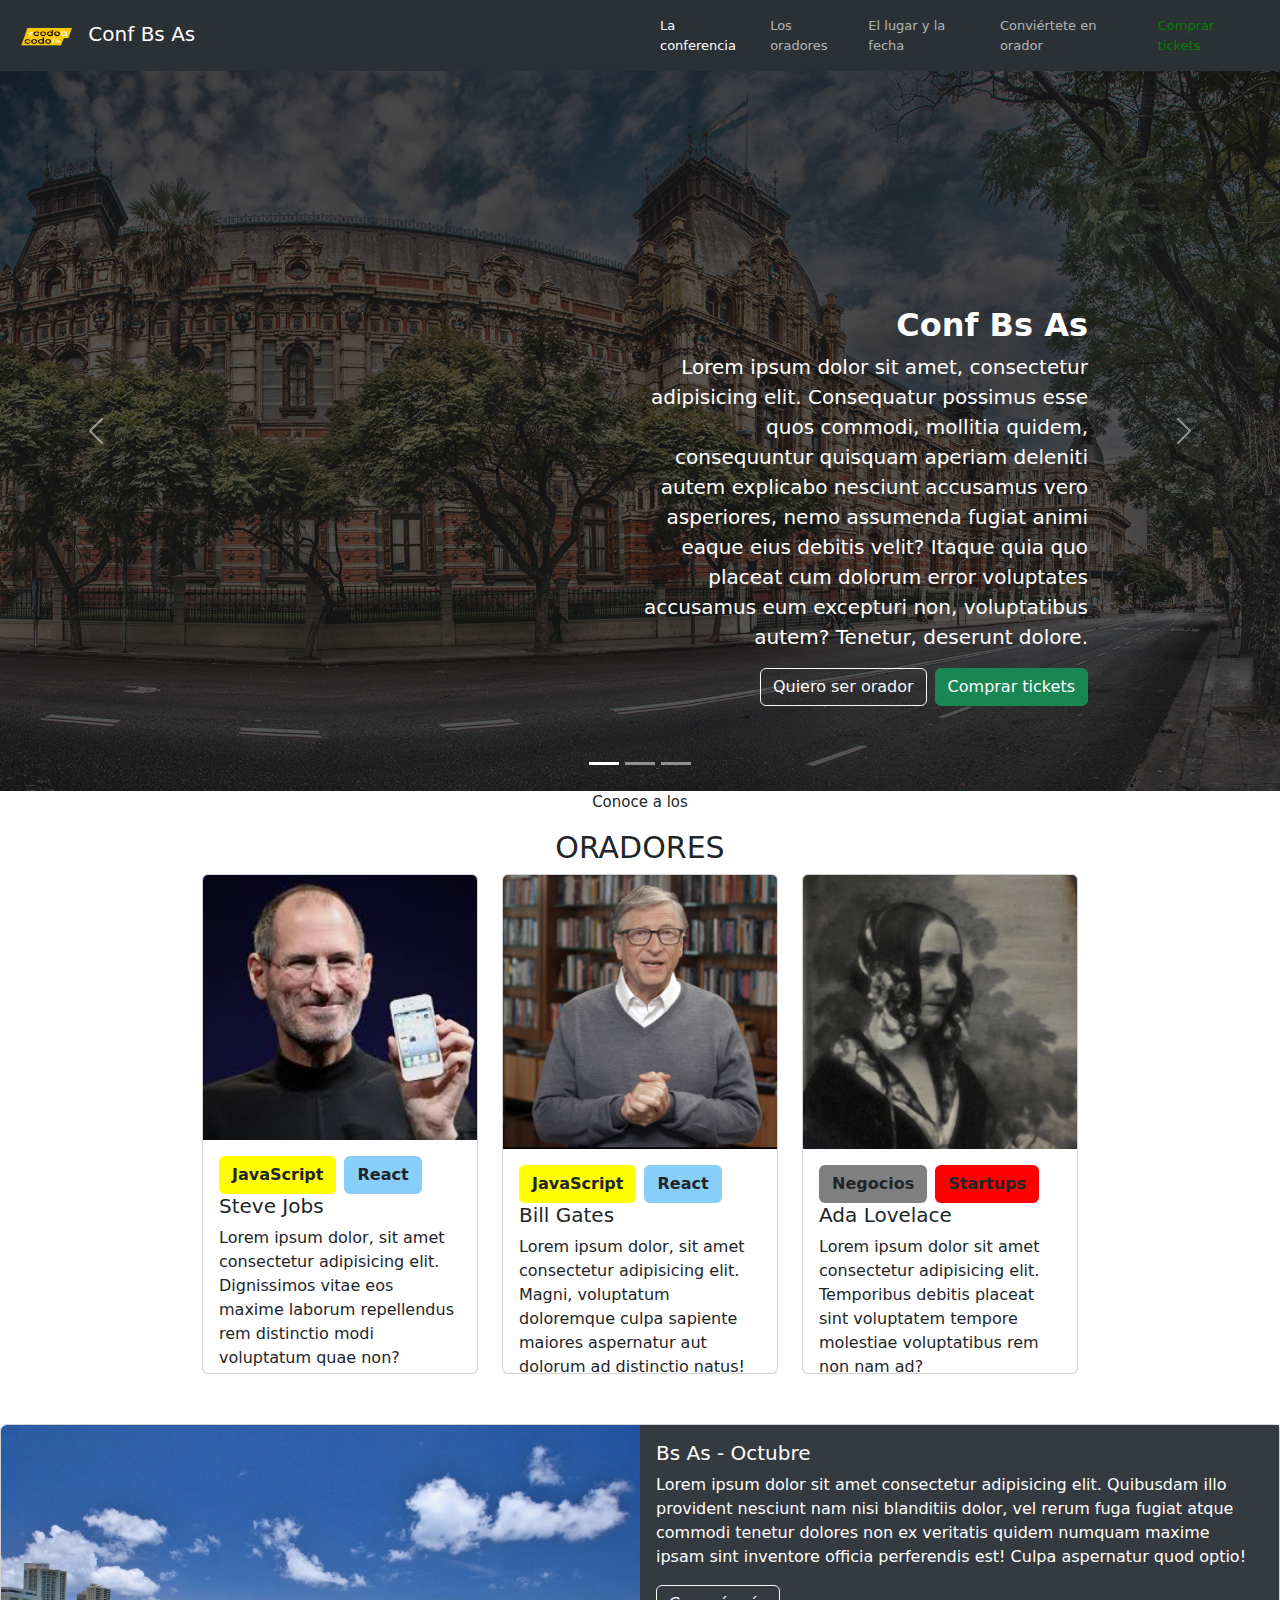
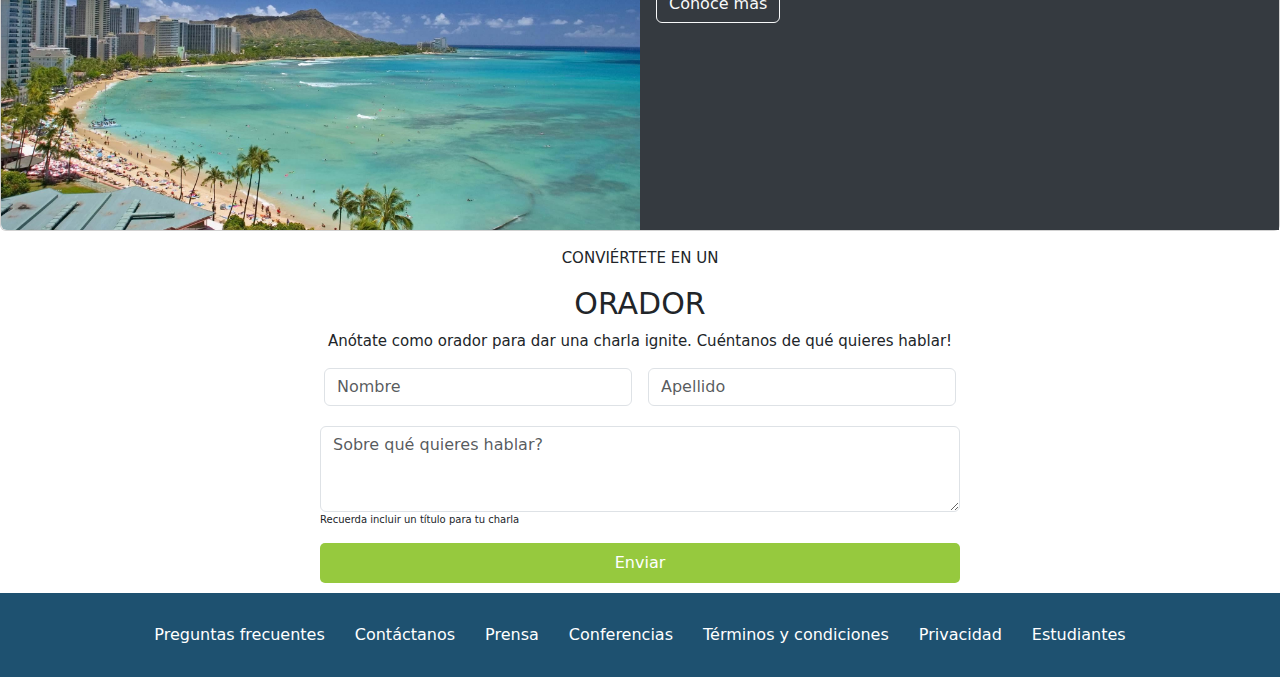
<file: index.html>
<!DOCTYPE html>
<html lang="en">
<head>
    <meta charset="UTF-8">
    <meta http-equiv="X-UA-Compatible" content="IE=edge">
    <meta name="viewport" content="width=device-width, initial-scale=1.0">
    <link rel="stylesheet" href="bootstrap.min.css">
    <link rel="stylesheet" href="bootstrap.min.js">
    <link rel="stylesheet" href="style.css">
    <title>Codo a codo</title>
</head>
<body>
  <!-- acá empieza el nav -->
    <nav class="navbar navbar-expand-lg bg-body-tertiary" data-bs-theme="dark">
        <div class="container-fluid">
            <a class="navbar-brand" href="#">
              <img src="codoacodo.png" alt="Logo" width="70" height="30" class="d-inline-block align-text-top">
              Conf Bs As
            </a>
          </div>
        <div class="container-fluid">
          <button class="navbar-toggler" type="button" data-bs-toggle="collapse" data-bs-target="#navbarNavDropdown" aria-controls="navbarNavDropdown" aria-expanded="false" aria-label="Toggle navigation">
            <span class="navbar-toggler-icon"></span>
          </button>
          <div class="collapse navbar-collapse hover" id="navbarNavDropdown">
            <ul class="navbar-nav size">
              <li class="nav-item">
                <a class="nav-link active" href="#">La conferencia</a>
              </li>
              <li class="nav-item">
                <a class="nav-link" href="#">Los oradores</a>
              </li>
              <li class="nav-item">
                <a class="nav-link" href="#">El lugar y la fecha</a>
              </li>
              <li class="nav-item">
                <a class="nav-link" href="#">Conviértete en orador</a>
              </li>
              <li class="nav-item">
                <a class="nav-link verde" href="comprarTickets.html">Comprar tickets</a>
              </li>
            </ul>
          </div>
        </div>
      </nav>
      <!-- acá empieza el carousel -->
      <div id="carouselExampleCaptions" class="carousel slide">
        <div class="carousel-indicators">
          <button type="button" data-bs-target="#carouselExampleCaptions" data-bs-slide-to="0" class="active" aria-current="true" aria-label="Slide 1"></button>
          <button type="button" data-bs-target="#carouselExampleCaptions" data-bs-slide-to="1" aria-label="Slide 2"></button>
          <button type="button" data-bs-target="#carouselExampleCaptions" data-bs-slide-to="2" aria-label="Slide 3"></button>
        </div>
        <div class="carousel-inner">
          <div class="carousel-item active oscuro">
            <img src="ba1.jpg" class="d-block w-100 opacity-25" alt="...">
            <!-- este es el texto sobre la imagen-->
            <div class="carousel-caption">
              <h2>Conf Bs As</h2>
              <div class="texto offset-md-6">
              <p>Lorem ipsum dolor sit amet, consectetur adipisicing elit. Consequatur possimus esse quos commodi, mollitia quidem, consequuntur quisquam aperiam deleniti autem explicabo nesciunt accusamus vero asperiores, nemo assumenda fugiat animi eaque eius debitis velit? Itaque quia quo placeat cum dolorum error voluptates accusamus eum excepturi non, voluptatibus autem? Tenetur, deserunt dolore.</p>
            </div>
             <!-- estos son los botones sobre la imagen -->
            <div class="d-grid d-md-flex justify-content-md-end botones">
              <button class="btn btn-outline-light me-md-2" type="button">Quiero ser orador</button>
              <button class="btn btn-success" type="button" >Comprar tickets</button>
            </div>
            </div>
          </div>
          <div class="carousel-item">
            <img src="ba2.jpg" class="d-block w-100" alt="...">
          </div>
          <div class="carousel-item">
            <img src="ba3.jpg" class="d-block w-100" alt="...">
          </div>
        </div>

        <button class="carousel-control-prev" type="button" data-bs-target="#carouselExampleCaptions" data-bs-slide="prev">
          <span class="carousel-control-prev-icon" aria-hidden="true"></span>
          <span class="visually-hidden">Previous</span>
        </button>
        <button class="carousel-control-next" type="button" data-bs-target="#carouselExampleCaptions" data-bs-slide="next">
          <span class="carousel-control-next-icon" aria-hidden="true"></span>
          <span class="visually-hidden">Next</span>
        </button>
      </div>
      
      <div class="frases">
        <p>Conoce a los</p>
        <h6>ORADORES</h6>
      </div>

      <!-- acá empiezan las tarjetas -->
      <div>
        <div class="row row-cols-1 row-cols-md-3 g-4 posicionCartas">
          <div class="col1">
            <div class="card h-100">
              <img src="steve.jpg" class="card-img-top" alt="...">
              <div class="card-body">
                <div class="btn-toolbar" role="toolbar" aria-label="Toolbar with button groups">
                  <div class="btn-group me-2" role="group" aria-label="First group">
                    <button type="button" class="btn btn-primary-amarillo">JavaScript</button>
                  </div>
                  <div class="btn-group me-2" role="group" aria-label="Second group">
                    <button type="button" class="btn btn-secondary-celeste">React</button>
                  </div>
                </div>
                <h5 class="card-title">Steve Jobs</h5>
                <p class="card-text">Lorem ipsum dolor, sit amet consectetur adipisicing elit. Dignissimos vitae eos maxime laborum repellendus rem distinctio modi voluptatum quae non?</p>
              </div>
            </div>
          </div>
          <div class="col1">
            <div class="card h-100">
              <img src="bill.jpg" class="card-img-top" alt="...">
              <div class="card-body">
                <div class="btn-toolbar" role="toolbar" aria-label="Toolbar with button groups">
                  <div class="btn-group me-2" role="group" aria-label="First group">
                    <button type="button" class="btn btn-primary-amarillo">JavaScript</button>
                  </div>
                  <div class="btn-group me-2" role="group" aria-label="Second group">
                    <button type="button" class="btn btn-secondary-celeste">React</button>
                  </div>
                </div>
                <h5 class="card-title">Bill Gates</h5>
                <p class="card-text">Lorem ipsum dolor, sit amet consectetur adipisicing elit. Magni, voluptatum doloremque culpa sapiente maiores aspernatur aut dolorum ad distinctio natus!</p>
              </div>
            </div>
          </div>
          <div class="col1">
            <div class="card h-100">
              <img src="ada.jpeg" class="card-img-top" alt="...">
              <div class="card-body">
                <div class="btn-toolbar" role="toolbar" aria-label="Toolbar with button groups">
                  <div class="btn-group me-2" role="group" aria-label="First group">
                    <button type="button" class="btn btn-secondary-gris">Negocios</button>
                  </div>
                  <div class="btn-group me-2" role="group" aria-label="Second group">
                    <button type="button" class="btn btn-secondary-rojo">Startups</button>
                  </div>
                </div>
                <h5 class="card-title">Ada Lovelace</h5>
                <p class="card-text">Lorem ipsum dolor sit amet consectetur adipisicing elit. Temporibus debitis placeat sint voluptatem tempore molestiae voluptatibus rem non nam ad?</p>
              </div>
            </div>
          </div>
        </div>
      </div>
      
      <!-- acá empieza la tarjeta horizontal -->
      <div class="card mb-3">
        <div class="row g-0">
          <div class="col-md-6">
            <img src="honolulu.jpg" class="img-fluid rounded-start" alt="...">
          </div>
          <div class="col-md-6 fondo-honolulu">
            <div class="card-body">
              <h5 class="card-title">Bs As - Octubre</h5>
              <p class="card-text">Lorem ipsum dolor sit amet consectetur adipisicing elit. Quibusdam illo provident nesciunt nam nisi blanditiis dolor, vel rerum fuga fugiat atque commodi tenetur dolores non ex veritatis quidem numquam maxime ipsam sint inventore officia perferendis est! Culpa aspernatur quod optio!</p>
              <button type="button" class="btn btn-outline-light">Conocé más</button>
            </div>
          </div>
        </div>
      </div>

      <div class="frases">
        <p>CONVIÉRTETE EN UN</p>
        <h6>ORADOR</h6>
        <P>Anótate como orador para dar una charla ignite. Cuéntanos de qué quieres hablar!</P>
      </div>
      
      <!-- acá empieza el formulario -->
      <div class="row g-3 d-flex justify-content-center posicion">
        <div class="col-3">
          <input type="text" class="form-control" placeholder="Nombre" aria-label="First name">
        </div>
        <div class="col-3">
          <input type="text" class="form-control" placeholder="Apellido" aria-label="Last name">
        </div>
      </div>

      <div class="mb-3 col-6 mx-auto">
        <textarea class="form-control" id="exampleFormControlTextarea1" rows="3" placeholder="Sobre qué quieres hablar?"></textarea>
        <div>
          <p class="recuerda">Recuerda incluir un título para tu charla</p>
        </div>
      </div>

       <div class="enviar">
        <button class="botonEnviar col-6" type="button">Enviar</button>
       </div>
       
       <!-- acá empieza el footer -->
      <footer>
      <div>  
<ul class="nav justify-content-center colorFooter">
  <li class="nav-item">
    <a class="nav-link colorFooter" aria-current="page" href="#">Preguntas frecuentes</a>
  </li>
  <li class="nav-item">
    <a class="nav-link colorFooter" href="#">Contáctanos</a>
  </li>
  <li class="nav-item">
    <a class="nav-link colorFooter" href="#">Prensa</a>
  </li>
  <li class="nav-item">
    <a class="nav-link colorFooter" href="#">Conferencias</a>
  </li>
  <li class="nav-item">
    <a class="nav-link colorFooter" href="#">Términos y condiciones</a>
  </li>
  <li class="nav-item">
    <a class="nav-link colorFooter" href="#">Privacidad</a>
  </li>
  <li class="nav-item">
    <a class="nav-link colorFooter" href="#">Estudiantes</a>
  </li>
</ul>
      </div>
      </footer>

      <script src="https://cdn.jsdelivr.net/npm/bootstrap@5.3.0-alpha3/dist/js/bootstrap.bundle.min.js" integrity="sha384-ENjdO4Dr2bkBIFxQpeoTz1HIcje39Wm4jDKdf19U8gI4ddQ3GYNS7NTKfAdVQSZe" crossorigin="anonymous"></script>
</body>
</html>
</file>
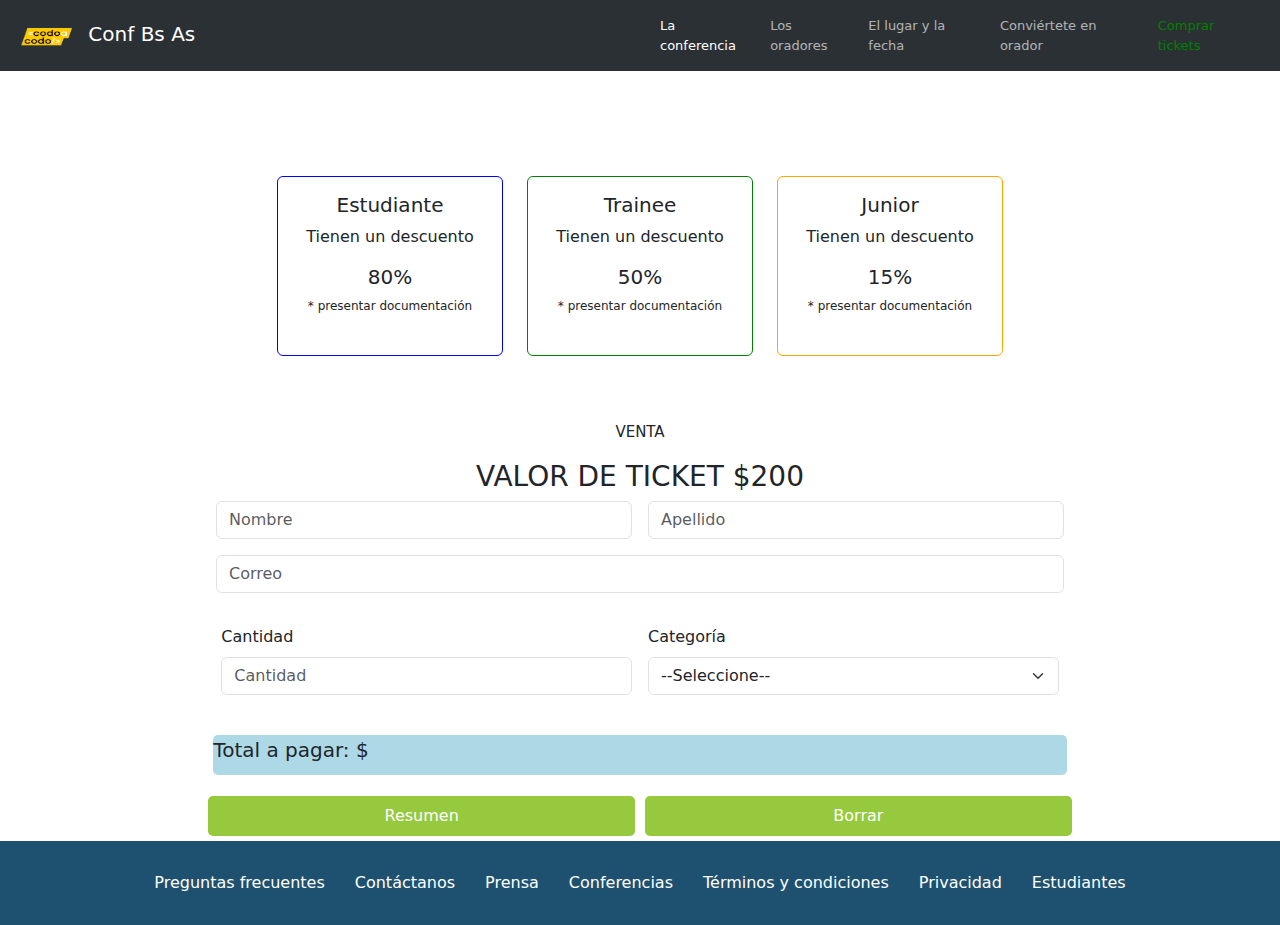
<file: comprarTickets.html>
<!DOCTYPE html>
<html lang="en">
<head>
    <meta charset="UTF-8">
    <meta http-equiv="X-UA-Compatible" content="IE=edge">
    <meta name="viewport" content="width=device-width, initial-scale=1.0">
    <link rel="stylesheet" href="bootstrap.min.css">
    <link rel="stylesheet" href="bootstrap.min.js">
    <link rel="stylesheet" href="comprarTickets.css">
    <title>Codo a codo</title>
</head>
<body>
  <!-- acá empieza el nav -->
    <nav class="navbar navbar-expand-lg bg-body-tertiary navSuperior" data-bs-theme="dark">
        <div class="container-fluid">
            <a class="navbar-brand" href="#">
              <img src="codoacodo.png" alt="Logo" width="70" height="30" class="d-inline-block align-text-top">
              Conf Bs As
            </a>
          </div>
        <div class="container-fluid">
          <button class="navbar-toggler" type="button" data-bs-toggle="collapse" data-bs-target="#navbarNavDropdown" aria-controls="navbarNavDropdown" aria-expanded="false" aria-label="Toggle navigation">
            <span class="navbar-toggler-icon"></span>
          </button>
          <div class="collapse navbar-collapse hover" id="navbarNavDropdown">
            <ul class="navbar-nav size">
              <li class="nav-item">
                <a class="nav-link active" href="#">La conferencia</a>
              </li>
              <li class="nav-item">
                <a class="nav-link" href="#">Los oradores</a>
              </li>
              <li class="nav-item">
                <a class="nav-link" href="#">El lugar y la fecha</a>
              </li>
              <li class="nav-item">
                <a class="nav-link" href="#">Conviértete en orador</a>
              </li>
              <li class="nav-item">
                <a class="nav-link verde" href="#">Comprar tickets</a>
              </li>
            </ul>
          </div>
        </div>
      </nav>

      <!-- acá empiezan las tarjetas -->
      <div>
        <div class="row row-cols-1 row-cols-md-3 g-4 posicionCartas">
          <div class="col1">
            <div class="card h-100 estudiante">
              <div class="card-body">
                <h5>Estudiante</h5>
                <p>Tienen un descuento</p>
                <h5>80%</h5>
                <p class="documentacion">* presentar documentación</p>
              </div>
            </div>
          </div>

          <div class="col1">
            <div class="card h-100 trainee">
              <div class="card-body">
                <h5>Trainee</h5>
                <p>Tienen un descuento</p>
                <h5>50%</h5>
                <p class="documentacion">* presentar documentación</p>
              </div>
            </div>
          </div>

          <div class="col1">
            <div class="card h-100 junior">
              <div class="card-body">
                <h5>Junior</h5>
                <p>Tienen un descuento</p>
                <h5>15%</h5>
                <p class="documentacion">* presentar documentación</p>
              </div>
            </div>
          </div>

        </div>
      </div>

      <div class="frases">
        <p>VENTA</p>
        <h3>VALOR DE TICKET $200</h3>
      </div>
      
      <!-- acá empieza el formulario -->
      <form id="formulario">
       <div class="row g-3 d-flex justify-content-center posicion">
        <div class="col-4">
          <input type="text" class="form-control" placeholder="Nombre" aria-label="First name">
        </div>
        <div class="col-4">
          <input type="text" class="form-control" placeholder="Apellido" aria-label="Last name">
        </div>
        <div class="col-8">
            <input type="email" class="form-control" id="exampleFormControlInput1" placeholder="Correo">
          </div>

        <div class="row g-3 d-flex justify-content-center posicion">
          <div class="col-4">
            <label for="cantidad" class="form-label">Cantidad</label>
            <input class="form-control" type="number" id="cantidad" placeholder="Cantidad" aria-label="default input example" min="1">
          </div>

          <div class="col-4">
           <label for="categoria1" class="form-label">Categoría</label>
           
           <select class="form-select" id="categorias" aria-label="Default select example">
           <option selected>--Seleccione--</option>
           <option value="">Sin categoría</option>
           <option value="estudiante">Estudiante</option>
           <option value="trainee">Trainee</option>
           <option value="junior">Junior</option>
          </select>
          </div>
        </div>
      </div>

      <div class="total1">
        <p class="total col-8" id="totalAPagar">Total a pagar: $</p>
      </div>

      <div class="botones">
        <button id="resumen" class="botonVerde col-4" type=" button">Resumen</button>
        <button class="botonVerde col-4" type=" button" id="borrar">Borrar</button>
       </div>
     </form>

       <!-- acá empieza el footer -->
      <footer>
      <div>  
<ul class="nav justify-content-center colorFooter">
  <li class="nav-item">
    <a class="nav-link colorFooter" aria-current="page" href="#">Preguntas frecuentes</a>
  </li>
  <li class="nav-item">
    <a class="nav-link colorFooter" href="#">Contáctanos</a>
  </li>
  <li class="nav-item">
    <a class="nav-link colorFooter" href="#">Prensa</a>
  </li>
  <li class="nav-item">
    <a class="nav-link colorFooter" href="#">Conferencias</a>
  </li>
  <li class="nav-item">
    <a class="nav-link colorFooter" href="#">Términos y condiciones</a>
  </li>
  <li class="nav-item">
    <a class="nav-link colorFooter" href="#">Privacidad</a>
  </li>
  <li class="nav-item">
    <a class="nav-link colorFooter" href="#">Estudiantes</a>
  </li>
</ul>
      </div>
      </footer>
      <script src="comprarTickets.js"></script>
      <script src="https://cdn.jsdelivr.net/npm/bootstrap@5.3.0-alpha3/dist/js/bootstrap.bundle.min.js" integrity="sha384-ENjdO4Dr2bkBIFxQpeoTz1HIcje39Wm4jDKdf19U8gI4ddQ3GYNS7NTKfAdVQSZe" crossorigin="anonymous"></script>
</body>
</html>
</file>
<file: style.css>
/* tamaño de la fuente del nav */
.size {
    font-size: 13px;
}

/* color de comprar tickets */
.verde{
    color: green;
}

/* fondo de imagen */
.oscuro{
    background-color: rgb(27, 27, 27);
    }

 /* Conf. Bs As */
h2{
  text-align: right;
  font-weight: bold;
 }    

 /* texto sobre imagen */
.texto{
    text-align: right;
}
 
/* frases centradas */
.frases{
    text-align: center;
    font-size: 15px;
}

/* orador oradores */
h6{
    font-size: 30px;
}

/* botones sobre imagen */
.botones{
    padding-left: 5%;
    padding-bottom: 5%;
}


/* boton amarillo */
.btn-primary-amarillo{
    background-color: yellow;
    font-weight: bold;
}

/* boton celeste */
.btn-secondary-celeste{
    background-color: lightskyblue;
    font-weight: bold;
}

 /* boton gris */
.btn-secondary-gris{
    background-color: grey;
    font-weight: bold;
}

/* boton rojo */
.btn-secondary-rojo{
    background-color: red;
    font-weight: bold;
}

/* tamaño de las cartas */
.col1{
height: 500px;
width: 300px;
}

/* posicion del conjunto de cartas */
.posicionCartas{
 justify-content: center;
 padding-bottom: 50px;
}

.fondo-honolulu{
    background-color: #353A40;
    color: white;
}

.recuerda{
    font-size: 10px;
}

.enviar{
    display: flex;
    justify-content: center;
}

.botonEnviar{
    background-color: #96C93E;
    margin-bottom: 10px;
    border-radius: 5px ;
    text-align: center;
    border: 0px;  
    height: 40px;
    color: white;
}
 
 .posicion{
    padding-bottom: 20px;
} 

.colorFooter{
    background-color: #1E5170;
    color: white;
    padding: 15px;
}

@media (max-width: 575.9px){
    .texto{
        font-size: 5px;
    }
}

@media (min-width: 576px) and (max-width: 767.9px){
    .texto{
        font-size: 10px;
    }
}

@media (min-width: 768px) and (max-width: 991.9px) {
    .texto{
        font-size: 10px;
    }
}

@media (min-width: 992px) and (max-width: 1199.9px) {
    .texto{
        font-size: 15px;
    }
}

@media (min-width: 1200px) and (max-width: 1399.9px ){
    .texto{
        font-size: 20px;
    }
}

@media (min-width: 1400px) {
    .texto{
        font-size: 20px;
    }
}
</file>
<file: comprarTickets.css>
/* tamaño de la fuente del nav */
.size {
    font-size: 13px;
}

.navSuperior { 
    margin-bottom: 5%;
}

/* color de comprar tickets */
.verde{
    color: green;
}

 /* Conf. Bs As */
h2{
  text-align: right;
  font-weight: bold;
 }    

 .documentacion{
    font-size: 12px;
 }
 
/* frases centradas */
.frases{
    text-align: center;
    font-size: 15px;
}

/* nuevo tamaño de las cartas*/
.col1{
margin-top: 5%;
margin-bottom: 5%;
height: 180px;
width: 250px;
text-align: center;
}

/* nuevo posicion del conjunto de cartas */
.posicionCartas{
 justify-content: center;
}

.estudiante {
    border-color: blue;
}

.trainee {
    border-color: green;
}

.junior {
    border-color: orange;
}
.total1{
    display:flex;
    justify-content: center;
}

.total{
    background-color: lightblue;
    height: 40px;
    border-radius: 5px;
    font-size: 20px;
}

/* nuevo posicion botones verdes */
.botones{
    display: flex;
    justify-content: center;
}

.botonVerde{
    background-color: #96C93E;
    margin: 5px;
    border-radius: 5px ;
    text-align: center;
    height: 40px;
    color: white;
    border: 0px;
}
 
 .posicion{
    padding-bottom: 20px;
} 

.colorFooter{
    background-color: #1E5170;
    color: white;
    padding: 15px;
}

@media (max-width: 575.9px){
    .texto{
        font-size: 5px;
    }
}

@media (min-width: 576px) and (max-width: 767.9px){
    .texto{
        font-size: 10px;
    }
}

@media (min-width: 768px) and (max-width: 991.9px) {
    .texto{
        font-size: 10px;
    }
}

@media (min-width: 992px) and (max-width: 1199.9px) {
    .texto{
        font-size: 15px;
    }
}

@media (min-width: 1200px) and (max-width: 1399.9px ){
    .texto{
        font-size: 20px;
    }
}

@media (min-width: 1400px) {
    .texto{
        font-size: 20px;
    }
}
</file>
